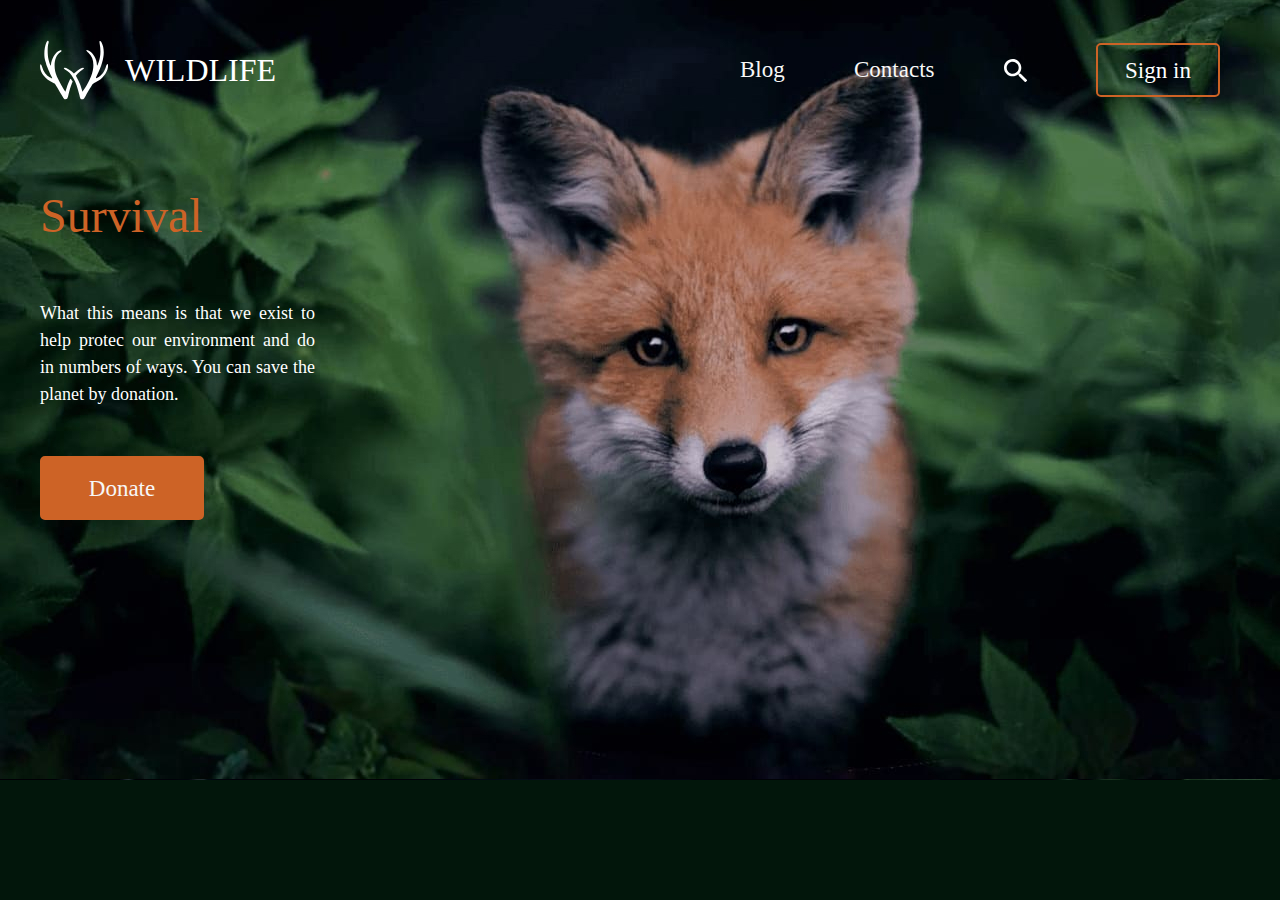
<file: wildlife-survival/index.html>
﻿<!DOCTYPE html>
<html lang="en">
<head>
    <meta charset="UTF-8">
    <meta http-equiv="X-UA-Compatible" content="IE=edge">
    <meta name="viewport" content="width=device-width, initial-scale=1.0">
    <title>Wildlife</title>
    <link rel="stylesheet" href="./style.css">
</head>
<body>
    <div class="wrapper">
        <header class="header">
            <h1 class=h1>Wildlife</h1>
            <div class="logo">
                <div class="svg"></div>
                <h1 class="svg__text">Wildlife</h1>
            </div>
            <div class="nav">
                <ul class="nav__list">
                    <li class="nav__items">
                        <a href="#" class="nav__link">Blog</a>
                    </li>
                    <li class="nav__items">
                        <a href="#" class="nav__link">Contacts</a>
                    </li>
                    <li class="search">
                        <a href="#" class="nav__link"></a>
                    </li>
                    <li class="sign__in">
                        <a href="#" class="sign__in__link">Sign in</a>
                    </li>
                </ul>
            </div>
        </header>
        <div class="survival__r">
            <div class="survival">
                <h1 class="survival111">Survival</h1>
                <p class="text_org">
                    What this means is that we exist to help protec
                    our environment and do in numbers of ways. You can save the planet
                    by donation.
                </p>
                <div class=donate>
                    <a href="#" class="donate__link">Donate</a>
                </div>
            </div>
        </div>
    </div>
</body>
</html>
</file>
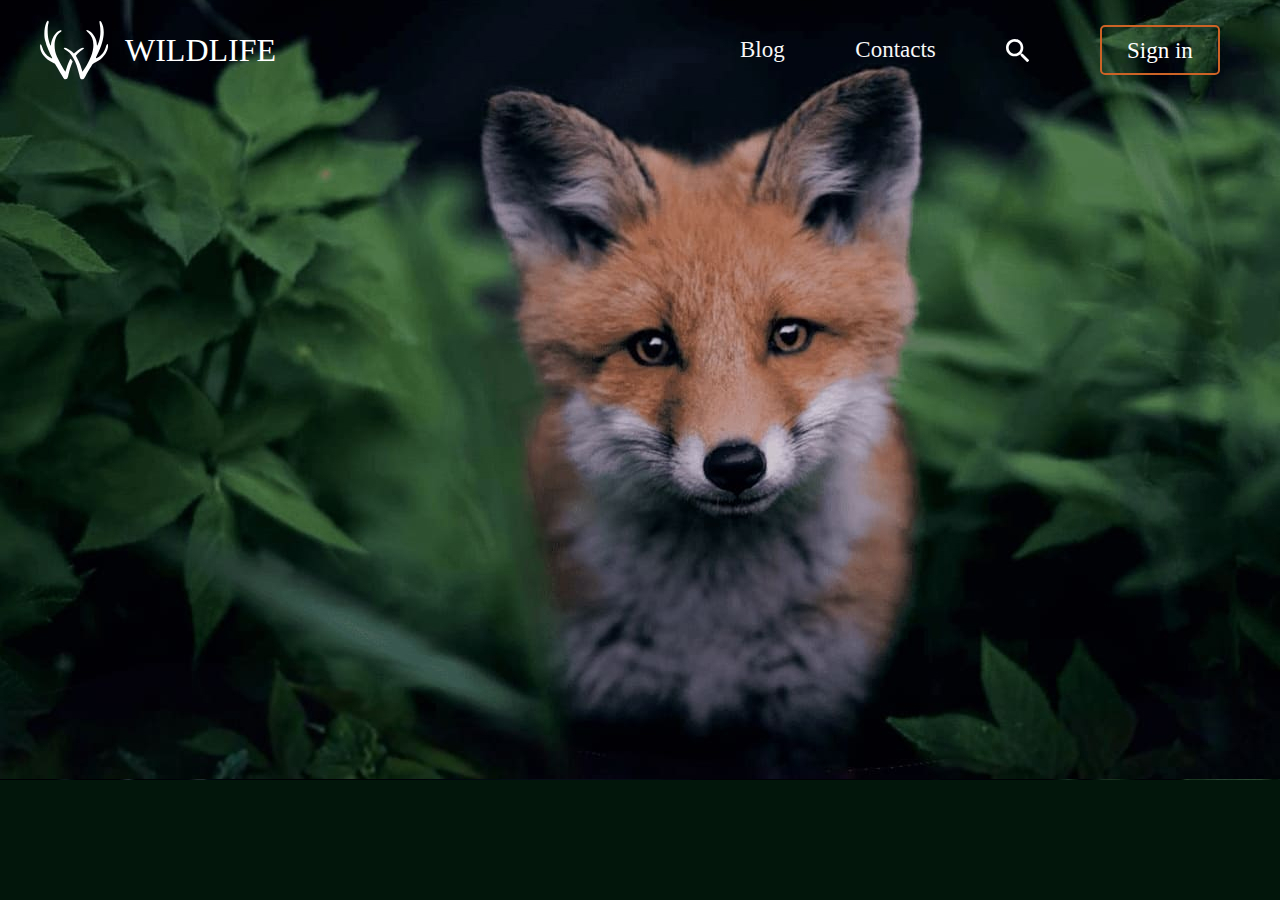
<file: wildlife/index.html>
<!DOCTYPE html>
<html lang="en">
<head>
    <meta charset="UTF-8">
    <meta http-equiv="X-UA-Compatible" content="IE=edge">
    <meta name="viewport" content="width=device-width, initial-scale=1.0">
    <title>Wildlife</title>
    <link rel="stylesheet" href="./style.css">
</head>
<body>
    <div class="wrapper">
        <header class="header">
            <h1 class=h1>Wildlife</h1>
            <div class="logo">
                <div class="svg"></div>
                <h1 class="qwerty">Wildlife</h1>
            </div>
            <div class="nav">
                <ul class="nav__list">
                    <li class="nav__items">
                        <a href="#" class="nav__link">Blog</a>
                    </li>
                    <li class="nav__items">
                        <a href="#" class="nav__link">Contacts</a>
                    </li>
                    <li class="search">
                        <a href="#" class="nav__link"></a>
                    </li>
                    <li class="sign__in">
                        <a href="#" class="sign__in__link">Sign in</a>
                    </li>
                </ul>
            </div>
        </header>
    </div>
</body>
</html>
</file>
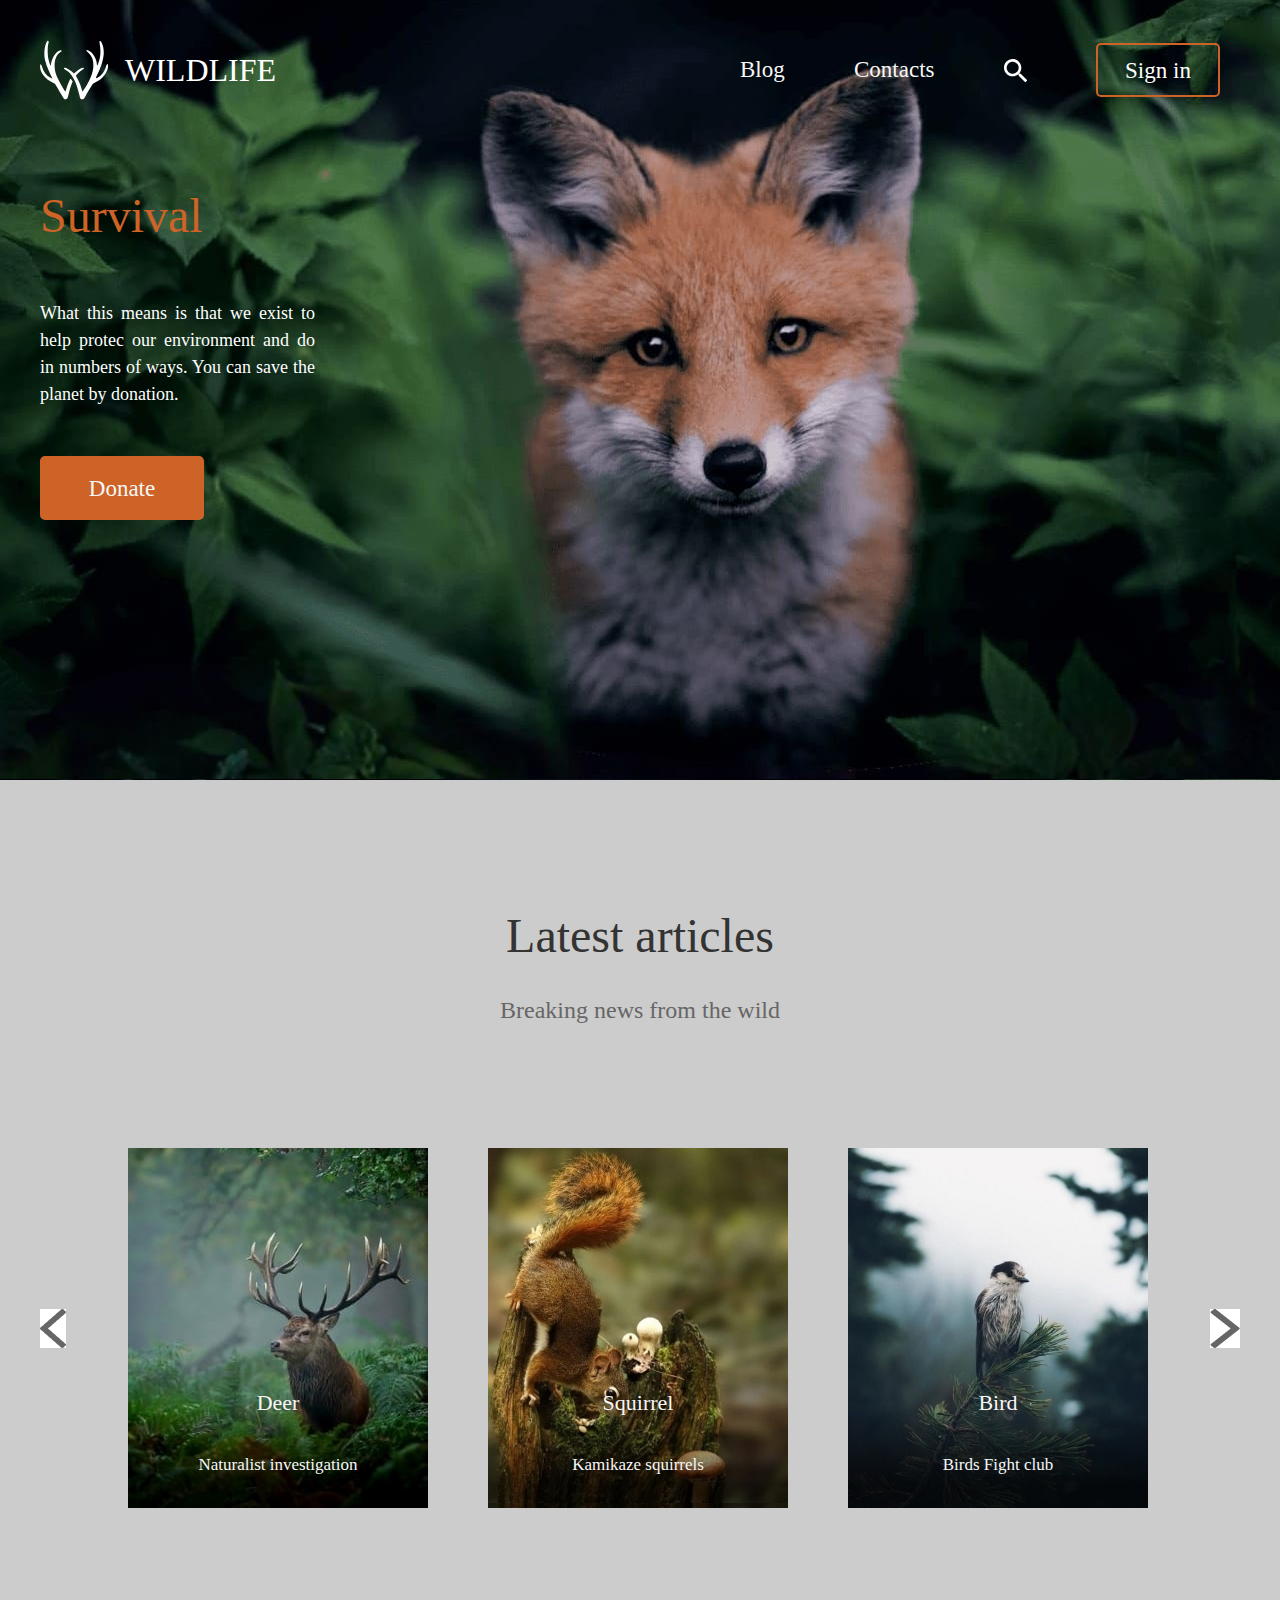
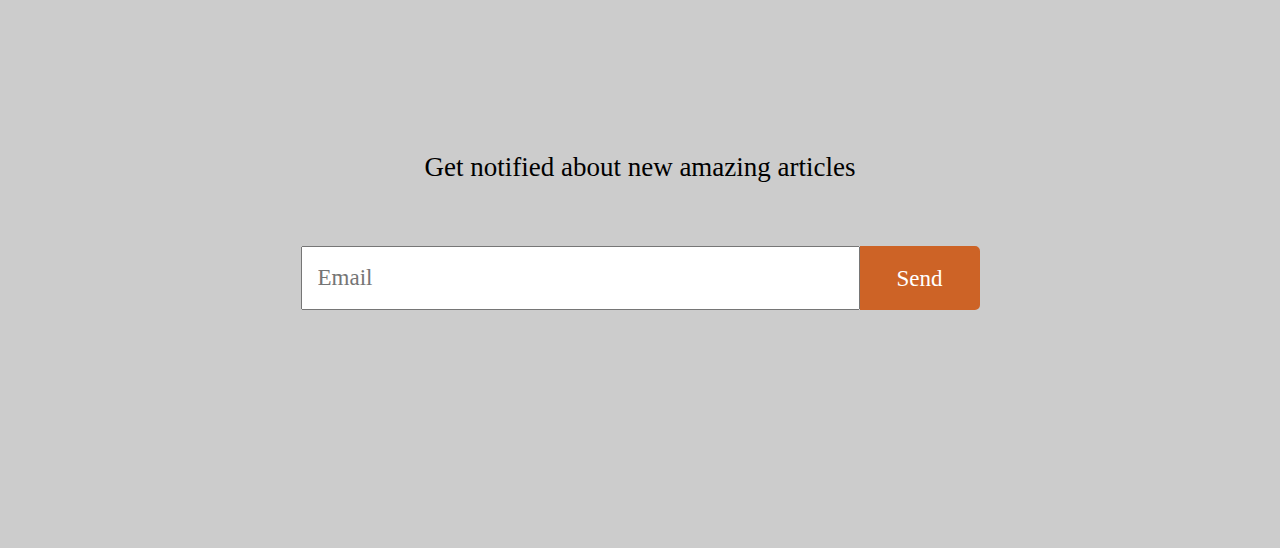
<file: Wildlire-articles/index.html>
﻿<!DOCTYPE html>
<html lang="en">
<head>
    <meta charset="UTF-8">
    <meta http-equiv="X-UA-Compatible" content="IE=edge">
    <meta name="viewport" content="width=device-width, initial-scale=1.0">
    <title>Wildlife</title>
    <link rel="stylesheet" href="./style.css">
</head>
<body>
    <div class="wrapper">
        <header class="header">
            <h1 class=h1>Wildlife</h1>
            <div class="logo">
                <div class="svg"></div>
                <h1 class="svg__text">Wildlife</h1>
            </div>
            <div class="nav">
                <ul class="nav__list">
                    <li class="nav__items">
                        <a href="#" class="nav__link">Blog</a>
                    </li>
                    <li class="nav__items">
                        <a href="#" class="nav__link">Contacts</a>
                    </li>
                    <li class="search">
                        <a href="#" class="nav__link"></a>
                    </li>
                    <li class="sign__in">
                        <a href="#" class="sign__in__link">Sign in</a>
                    </li>
                </ul>
            </div>
        </header>
        <div class="survival__r">
            <div class="survival">
                <h1 class="survival111">Survival</h1>
                <p class="text_org">
                    What this means is that we exist to help protec
                    our environment and do in numbers of ways. You can save the planet
                    by donation.
                </p>
                <div class=donate>
                    <a href="#" class="donate__link">Donate</a>
                </div>
            </div>
        </div>
    </div>
    <div class="last__articles">
        <h1 class="h1__last__articles">Latest articles</h1>
        <h2 class="h2__last__articles">Breaking news from the wild</h2>
        <div class="pics__articles">
            <img class="ql" src="./fox/qwel.jpg" alt="vectorL">
            <div class="pics">
                <div class="deer">
                    <h2 class="text__11">Deer</h2>
                    <p class="text__22">Naturalist investigation</p>
                </div>
                <div class="squirrel">
                    <h2 class="text__11">Squirrel</h2>
                    <p class="text__22">Kamikaze squirrels</p>
                </div>
                <div class="bird">
                    <h2 class="text__11">Bird</h2>
                    <p class="text__22">Birds Fight club</p>
                </div>
            </div>
            <img class="qr" src="./fox/qwer.jpg" alt="vectorR">
        </div>
        <h1 class="Get_notified"> Get notified about new amazing articles</h1>
        <form action="" class="form">
        <input type="email" class="email__field" placeholder="Email">
        <input type="submit" class="send" value="Send">
        </form>
    </div>
</body>
</html>
</file>
<file: wildlife-survival/style.css>
* {
    margin: 0;
    padding: 0;
    list-style-type: none;
}

body {
    display: flex;
    flex-direction: column;
    align-items: center;
    background-color: #02160b;
}

.header {
    display: flex;
    padding-top: 40px;
    justify-content: space-between;
    max-width: 1200px;
    width: 100%;
    height: 60px;
    align-items: center;
}

.wrapper {
    background-image: url(./fox/Rectangle.jpg);
    max-width: 1440px;
    width: 100%;
    height: 780px;
    display: flex;
    flex-direction: column;
    align-items: center;
}

/* Logo */

.logo {
    display: flex;
    justify-content: space-between;
    max-width: 240px;
    width: 100%;
    height: 60px;
}

.svg {
    background-image: url(./fox/path0.svg);
    width: 68.2px;
    height: 60px;
}

.svg__text {
    width: 155px;
    height: 60px;
    font-family: "Open Sans";
    font-style: normal;
    font-weight: normal;
    font-size: 32px;
    line-height: 60px;
    text-transform: uppercase;
    color: white;
    justify-content: space-between;
}

/* Navigation */

.search {
    background-image: url(./fox/Vector.svg);
    width: 23px;
    height: 23px;
    display: flex;
    flex-direction: column;
    justify-content: center;
    align-items: center;
    transition: 1s;
}

.search:hover {
    transform: scale(1.2);
}

.nav {
    display: flex;
    max-width: 500px;
    width: 100%;
    justify-content: space-between;
}

.nav__list {
    display: flex;
    max-width: 480px;
    width: 100%;
    align-items: center;
    justify-content: space-between;
}

.nav__items {
    display: flex;
    align-items: center;
}

.nav__link {
    font-family: "Open Sans";
    font-style: normal;
    font-weight: normal;
    font-size: 23px;
    line-height: 60px;
    color: #F7F7F7;
    text-decoration: none;
    width: 100%;
    height: 100%;
    transition: 1s;
}

.nav__link:hover {
    transform: scale(1.2);
}

.sign__in {
    display: flex;
    align-items: center;
    border: 2px solid #CD6326;
    border-radius: 5px;
    width: 120px;
    height: 50px;
}

.sign__in:hover {
    background: #CD6326;
    border: 2px solid #CD6326;
}

.sign__in:active {
    background: #8F5613;
    border: 2px solid #8F5613;
}

.sign__in__link {
    font-family: "Open Sans";
    color: #FFF;
    text-decoration: none;
    font-style: normal;
    font-size: 23px;
    line-height: 27px;
    margin: auto;
}

.h1 {
    display: none;
}

/* Survival */

.survival {
    display: flex;
    max-width: 275px;
    width: 100%;
    height: 340px;
    flex-direction: column;
    justify-content: space-between;
    padding-top: 80px;
}

.survival111 {
    display: flex;
    font-family: "Open Sans";
    font-style: normal;
    font-weight: normal;
    font-size: 48px;
    line-height: 72px;
    color: #CD6326;
}

.text_org {
    display: flex;
    font-family: "Open Sans";
    font-style: normal;
    font-weight: normal;
    font-size: 18px;
    line-height: 27px;
    color: #FFF;
    text-align: justify;
}

.donate {
    display: flex;
    align-items: center;
    border: 2px solid #CD6326;
    background: #CD6326;
    border-radius: 5px;
    width: 160px;
    height: 60px;

}

.donate:hover {
    background: #E39128;
    border: 2px solid #E39128;
}

.donate:active {
    background: #8F5613;
    border: 2px solid #8F5613;
}

.donate__link {
    display: flex;
    font-family: "Open Sans";
    font-style: normal;
    font-weight: normal;
    font-size: 23px;
    line-height: 27px;
    text-decoration: none;
    color: #F7F7F7;
    margin: auto;
}

.survival__r {
    max-width: 1200px;
    width: 100%;
}
</file>
<file: wildlife/style.css>
* {
    margin: 0;
    padding: 0;
    list-style-type: none;
    box-sizing: border-box;
}

body {
    display: flex;
    flex-direction: column;
    align-items: center;
    background-color: #02160b;
}

.header {
    display: flex;
    padding-top: 40px;
    margin: auto;
    justify-content: space-between;
    max-width: 1200px;
    width: 100%;
    height: 60px;
    align-items: center;
}

.wrapper {
    background-image: url(./fox/Rectangle.jpg);
    max-width: 1440px;
    width: 100%;
    height: 780px;
}

/* Logo */

.logo {
    display: flex;
    justify-content: space-between;
    max-width: 240px;
    width: 100%;
    height: 60px;
}

.svg {
    background-image: url(./fox/path0.svg);
    width: 68.2px;
    height: 60px;
}

.qwerty {
    width: 155px;
    height: 60px;
    font-family: normal;
    font-style: normal;
    font-weight: normal;
    font-size: 32px;
    line-height: 60px;
    text-transform: uppercase;
    color: white;
    justify-content: space-between;
}

/* Navigation */

.search {
    background-image: url(./fox/Vector.svg);
    width: 23px;
    height: 23px;
    display: flex;
    flex-direction: column;
    justify-content: center;
    align-items: center;
}

.nav {
    display: flex;
    max-width: 500px;
    width: 100%;
    justify-content: space-between;
}

.nav__list {
    display: flex;
    max-width: 480px;
    width: 100%;
    align-items: center;
    justify-content: space-between;
}

.nav__items {
    display: flex;
    align-items: center;
}

.nav__link {
    font-family: Gilroy-SemiBold;
    font-style: normal;
    font-weight: normal;
    font-size: 23px;
    line-height: 60px;
    color: #F7F7F7;
    text-decoration: none;
}

.sign__in {
    display: flex;
    align-items: center;
    border: 2px solid #CD6326;
    box-sizing: border-box;
    border-radius: 5px;
    width: 120px;
    height: 50px;
}

.sign__in__link {
    font-family: Roboto;
    color: #FFF;
    text-decoration: none;
    font-style: normal;
    font-size: 23px;
    line-height: 27px;
    margin: auto;
}

.h1 {
    display: none;
}
</file>
<file: Wildlire-articles/style.css>
* {
    margin: 0;
    padding: 0;
    list-style-type: none;
}

body {
    display: flex;
    flex-direction: column;
    align-items: center;
    background-color: #02160b;
}

.header {
    display: flex;
    padding-top: 40px;
    justify-content: space-between;
    max-width: 1200px;
    width: 100%;
    height: 60px;
    align-items: center;
}

.wrapper {
    background-image: url(./fox/Rectangle.jpg);
    max-width: 1440px;
    width: 100%;
    height: 780px;
    display: flex;
    flex-direction: column;
    align-items: center;
}

/* Logo */

.logo {
    display: flex;
    justify-content: space-between;
    max-width: 240px;
    width: 100%;
    height: 60px;
}

.svg {
    background-image: url(./fox/path0.svg);
    width: 68.2px;
    height: 60px;
}

.svg__text {
    width: 155px;
    height: 60px;
    font-family: "Open Sans";
    font-style: normal;
    font-weight: normal;
    font-size: 32px;
    line-height: 60px;
    text-transform: uppercase;
    color: white;
    justify-content: space-between;
}

/* Navigation */

.search {
    background-image: url(./fox/Vector.svg);
    width: 23px;
    height: 23px;
    display: flex;
    flex-direction: column;
    justify-content: center;
    align-items: center;
    transition: 1s;
}

.search:hover {
    transform: scale(1.2);
}

.nav {
    display: flex;
    max-width: 500px;
    width: 100%;
    justify-content: space-between;
}

.nav__list {
    display: flex;
    max-width: 480px;
    width: 100%;
    align-items: center;
    justify-content: space-between;
}

.nav__items {
    display: flex;
    align-items: center;
}

.nav__link {
    font-family: "Open Sans";
    font-style: normal;
    font-weight: normal;
    font-size: 23px;
    line-height: 60px;
    color: #F7F7F7;
    text-decoration: none;
    width: 100%;
    height: 100%;
    transition: 1s;
}

.nav__link:hover {
    transform: scale(1.2);
}

.sign__in {
    display: flex;
    align-items: center;
    border: 2px solid #CD6326;
    border-radius: 5px;
    width: 120px;
    height: 50px;
}

.sign__in:hover {
    background: #CD6326;
    border: 2px solid #CD6326;
}

.sign__in:active {
    background: #8F5613;
    border: 2px solid #8F5613;
}

.sign__in__link {
    font-family: "Open Sans";
    color: #FFF;
    text-decoration: none;
    font-style: normal;
    font-size: 23px;
    line-height: 27px;
    margin: auto;
}

.h1 {
    display: none;
}

/* Survival */

.survival {
    display: flex;
    max-width: 275px;
    width: 100%;
    height: 340px;
    flex-direction: column;
    justify-content: space-between;
    padding-top: 80px;
}

.survival111 {
    display: flex;
    font-family: "Open Sans";
    font-style: normal;
    font-weight: normal;
    font-size: 48px;
    line-height: 72px;
    color: #CD6326;
}

.text_org {
    display: flex;
    font-family: "Open Sans";
    font-style: normal;
    font-weight: normal;
    font-size: 18px;
    line-height: 27px;
    color: #FFF;
    text-align: justify;
}

.donate {
    display: flex;
    align-items: center;
    border: 2px solid #CD6326;
    background: #CD6326;
    border-radius: 5px;
    width: 160px;
    height: 60px;

}

.donate:hover {
    background: #E39128;
    border: 2px solid #E39128;
}

.donate:active {
    background: #8F5613;
    border: 2px solid #8F5613;
}

.donate__link {
    display: flex;
    font-family: "Open Sans";
    font-style: normal;
    font-weight: normal;
    font-size: 23px;
    line-height: 27px;
    text-decoration: none;
    color: #F7F7F7;
    margin: auto;
}

.survival__r {
    max-width: 1200px;
    width: 100%;
}

/* Last articles */

.last__articles {
    display: flex;
    background: #CCCCCC;
    width: 1440px;
    height: 1368px;
    flex-direction: column;
    align-items: center;
}

.h1__last__articles {
    font-family: "Open Sans";
    font-style: normal;
    font-weight: normal;
    font-size: 48px;
    line-height: 72px;
    text-align: center;
    color: #333333;
    padding-top: 120px;
    margin-bottom: 20px;
}

.h2__last__articles {
    font-family: "Open Sans";
    font-style: normal;
    font-weight: normal;
    font-size: 24px;
    line-height: 36px;
    text-align: center;
    color: #666666;
    margin-bottom: 120px;
}

.pics__articles {
    display: flex;
    width: 1200px;
    max-width: 100%;
    height: 360px;
    align-items: center;
    justify-content: space-between;
    text-align: center;
}

.pics {
    display: flex;
    width: 1020px;
    max-width: 100%;
    height: 360px;
    justify-content: space-between;
}

.deer {
    background-image: url(./fox/qaz1.jpg);
}

.pics > div {
    display: flex;
    width: 300px;
    height: 360px;
    flex-direction: column;
    align-items: center;
    justify-content: flex-end;
}

.squirrel {
    background-image: url(./fox/qaz2.jpg);
    display: flex;
    width: 300px;
    height: 360px;
    flex-direction: column;
    align-items: center;
}

.bird {
    background-image: url(./fox/qaz3.jpg);
    display: flex;
    width: 300px;
    height: 360px;
    align-items: center;
    flex-direction: column;
}

.text__11 {
    font-family: "Open Sans";
    font-style: normal;
    font-weight: normal;
    font-size: 22px;
    line-height: 36px;
    text-align: center;
    color: #F7F7F7;
    display: flex;
    padding-bottom: 30px;
}

.text__22 {
    font-family: Open Sans;
    font-style: normal;
    font-weight: normal;
    font-size: 17px;
    line-height: 27px;
    text-align: center;
    color: #F7F7F7;
    display: flex;
    padding-bottom: 30px;
}

.ql,.qr {
    transition: 1s;
}

.ql:hover {
    transform: scale(1.2);
}

.qr:hover {
    transform: scale(1.2);
}

.Get_notified {
    font-family: "Open Sans";
    font-style: normal;
    font-weight: normal;
    font-size: 27px;
    line-height: 40px;
    text-align: center;
    margin-top: 239px;
    margin-bottom: 59px;
}

.email__field {
    width: 540px;
    height: 60px;
    font-family: "Open Sans";
    font-style: normal;
    font-weight: normal;
    font-size: 23px;
    line-height: 27px;
    padding-left: 15px;
}

.send {
    display: flex;
    align-items: center;
    justify-content: center;
    border: 2px solid #CD6326;
    background: #CD6326;
    border-bottom-right-radius: 5px;
    border-top-right-radius: 5px;
    width: 120px;
    height: 64px;
    font-family: "Open Sans";
    font-style: normal;
    font-weight: normal;
    font-size: 23px;
    line-height: 27px;
    text-align: center;
    color: #FFFFFF;
}

.form {
    display: flex;
    justify-content: space-between;
}
</file>
